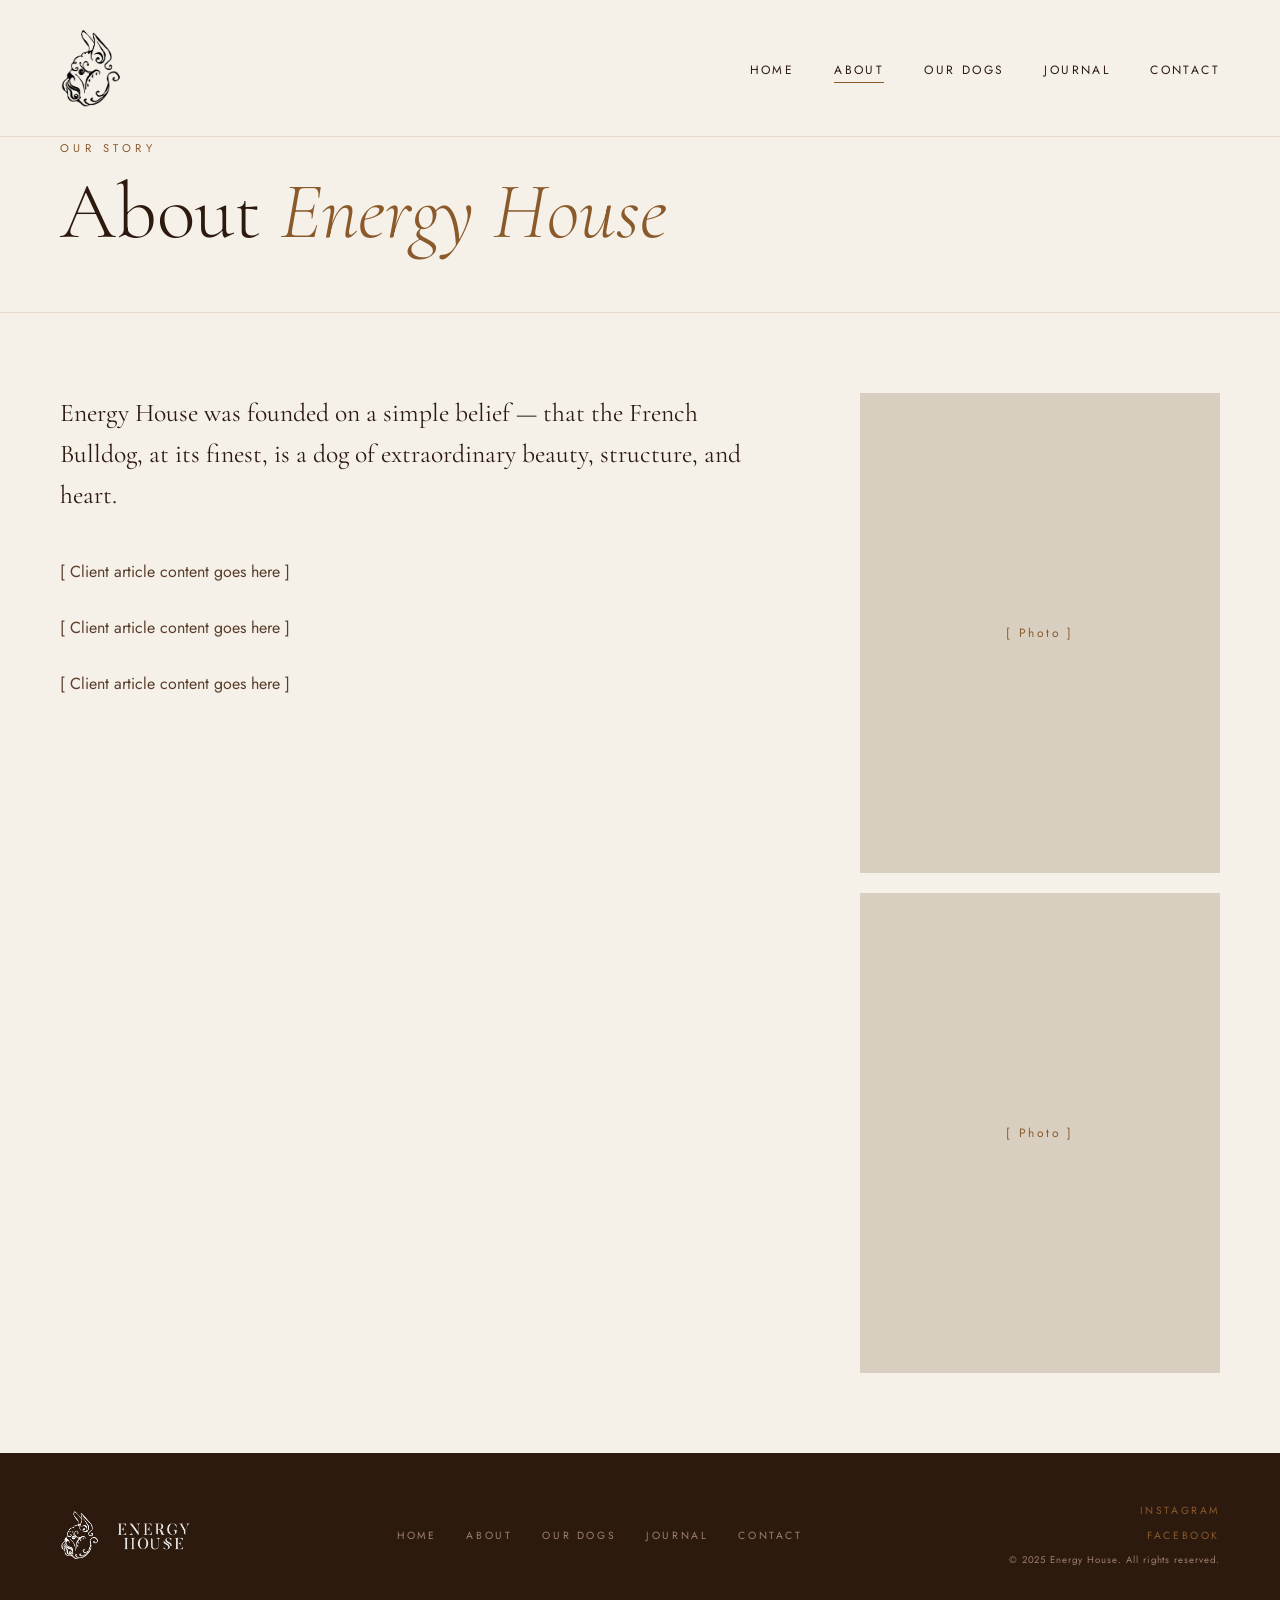
<file: about.html>
<!DOCTYPE html>
<html lang="en">
<head>
    <link href="https://fonts.googleapis.com/css2?family=Cormorant+Garamond:ital,wght@0,300;0,400;0,600;1,400&family=Jost:wght@200;300;400&display=swap" rel="stylesheet" />
    <meta charset="UTF-8" />
    <meta name="viewport" content="width=device-width, initial-scale=1.0" />
    <meta name="description" content="Learn about Energy House, a family-run French Bulldog breeding program with over 15 years of experience and 40+ champions produced." />
    <meta property="og:title"       content="About — Energy House" />
    <meta property="og:description" content="Learn about Energy House, a family-run French Bulldog breeding program with over 15 years of experience." />
    <meta property="og:type"        content="website" />
    <meta property="og:url"         content="https://energyhouse.rs/about.html" />
    <link rel="canonical" href="https://energyhouse.rs/about.html" />
    <link rel="icon"       href="images/logo-icon.png" type="image/png" />
    <link rel="stylesheet" href="css/style.css" />
    <title>About — Energy House</title>
</head>
<body>

    <!-- ── NAVIGATION ───────────────────────────────────────────────────── -->
    <nav>
        <img src="images/logo-icon.png" class="nav-logo" alt="Energy House" width="80" height="80" />
        <ul class="nav-links">
            <li><a href="index.html">Home</a></li>
            <li><a href="about.html">About</a></li>
            <li><a href="dogs.html">Our Dogs</a></li>
            <li><a href="journal.html">Journal</a></li>
            <li><a href="contact.html">Contact</a></li>
        </ul>
        <button class="nav-toggle" aria-label="Toggle navigation">
            <span></span>
            <span></span>
            <span></span>
        </button>
    </nav>

    <!-- ── PAGE HERO ─────────────────────────────────────────────────────── -->
    <section class="page-hero fade-in">
        <p class="hero-tag">Our Story</p>
        <h1>About <em>Energy House</em></h1>
    </section>

    <!-- ── ARTICLE ───────────────────────────────────────────────────────── -->
    <section class="about-full">
        <div class="about-article fade-in">
            <p class="article-intro">Energy House was founded on a simple belief — that the French Bulldog, at its finest, is a dog of extraordinary beauty, structure, and heart.</p>
            <p>[ Client article content goes here ]</p>
            <p>[ Client article content goes here ]</p>
            <p>[ Client article content goes here ]</p>
        </div>
        <div class="about-sidebar fade-in">
            <div class="sidebar-photo">[ Photo ]</div>
            <div class="sidebar-photo">[ Photo ]</div>
        </div>
    </section>

    <!-- ── FOOTER ────────────────────────────────────────────────────────── -->
    <footer>
        <div class="footer-logo">
            <img src="images/logo-icon.png" alt="Energy House" class="footer-icon" width="50" height="50" />
            <img src="images/logo-text.png" alt="Energy House" class="footer-title-img" width="200" height="35" />
        </div>
        <div class="footer-links">
            <a href="index.html">Home</a>
            <a href="about.html">About</a>
            <a href="dogs.html">Our Dogs</a>
            <a href="journal.html">Journal</a>
            <a href="contact.html">Contact</a>
        </div>
        <div class="footer-social">
            <a href="https://instagram.com/energyhouse26" target="_blank">Instagram</a>
            <a href="https://www.facebook.com/share/1GFuo3yJwV/" target="_blank">Facebook</a>
            <p>© 2025 Energy House. All rights reserved.</p>
        </div>
    </footer>

    <script src="js/main.js"></script>
</body>
</html>
</file>
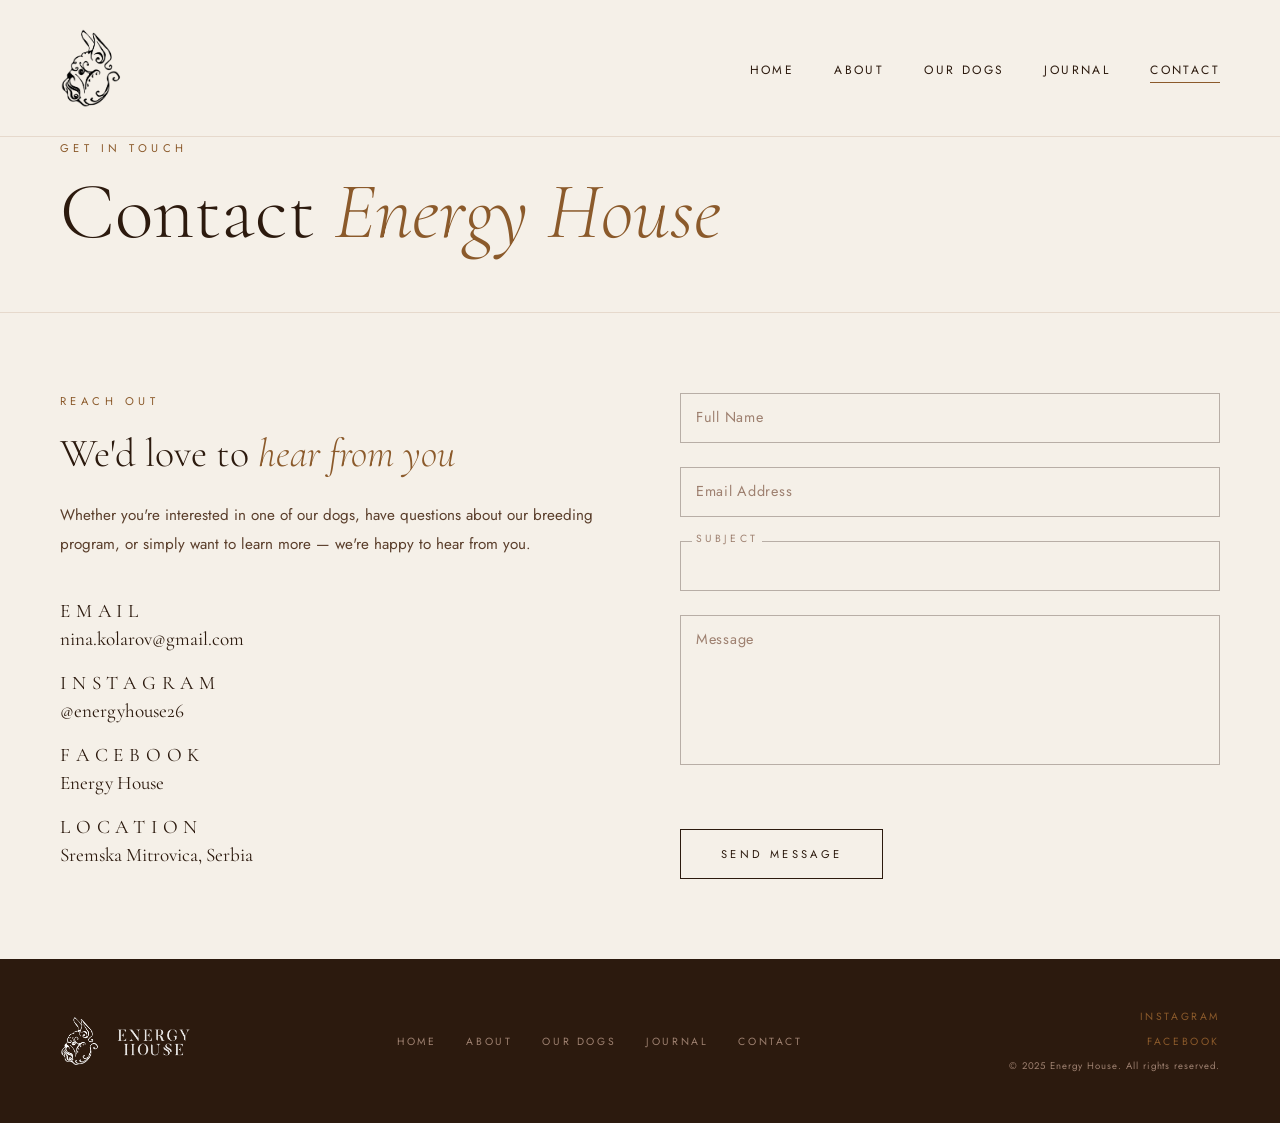
<file: contact.html>
<!DOCTYPE html>
<html lang="en">
<head>
    <link href="https://fonts.googleapis.com/css2?family=Cormorant+Garamond:ital,wght@0,300;0,400;0,600;1,400&family=Jost:wght@200;300;400&display=swap" rel="stylesheet" />
    <meta charset="UTF-8" />
    <meta name="viewport" content="width=device-width, initial-scale=1.0" />
    <meta name="description" content="Get in touch with Energy House French Bulldog kennel. Puppy inquiries, breeding questions, and general contact." />
    <meta property="og:title"       content="Contact — Energy House" />
    <meta property="og:description" content="Get in touch with Energy House French Bulldog kennel." />
    <meta property="og:type"        content="website" />
    <meta property="og:url"         content="https://energyhouse.rs/contact.html" />
    <link rel="canonical" href="https://energyhouse.rs/contact.html" />
    <link rel="icon"       href="images/logo-icon.png" type="image/png" />
    <link rel="stylesheet" href="css/style.css" />
    <title>Contact — Energy House</title>
</head>
<body>

    <!-- ── NAVIGATION ───────────────────────────────────────────────────── -->
    <nav>
        <img src="images/logo-icon.png" class="nav-logo" alt="Energy House" width="80" height="80" />
        <ul class="nav-links">
            <li><a href="index.html">Home</a></li>
            <li><a href="about.html">About</a></li>
            <li><a href="dogs.html">Our Dogs</a></li>
            <li><a href="journal.html">Journal</a></li>
            <li><a href="contact.html">Contact</a></li>
        </ul>
        <button class="nav-toggle" aria-label="Toggle navigation">
            <span></span>
            <span></span>
            <span></span>
        </button>
    </nav>

    <!-- ── PAGE HERO ─────────────────────────────────────────────────────── -->
    <section class="page-hero fade-in">
        <p class="hero-tag">Get In Touch</p>
        <h1>Contact <em>Energy House</em></h1>
    </section>

    <!-- ── CONTACT SECTION ───────────────────────────────────────────────── -->
    <section class="contact-section">

        <!-- Left: contact info -->
        <div class="contact-info fade-in">
            <p class="section-label">Reach Out</p>
            <h2>We'd love to <em>hear from you</em></h2>
            <p class="contact-body">Whether you're interested in one of our dogs, have questions about our breeding program, or simply want to learn more — we're happy to hear from you.</p>
            <div class="contact-details">
                <div class="contact-detail">
                    <span class="detail-label">Email</span>
                    <a href="mailto:nina.kolarov@gmail.com">nina.kolarov@gmail.com</a>
                </div>
                <div class="contact-detail">
                    <span class="detail-label">Instagram</span>
                    <a href="https://instagram.com/energyhouse26" target="_blank">@energyhouse26</a>
                </div>
                <div class="contact-detail">
                    <span class="detail-label">Facebook</span>
                    <a href="https://www.facebook.com/share/1GFuo3yJwV/" target="_blank">Energy House</a>
                </div>
                <div class="contact-detail">
                    <span class="detail-label">Location</span>
                    <span>Sremska Mitrovica, Serbia</span>
                </div>
            </div>
        </div>

        <!-- Right: contact form (async, powered by Formspree) -->
        <div class="fade-in" style="transition-delay: 0.2s;">
            <form class="contact-form" id="contact-form">
                <div class="form-group floating">
                    <input type="text" id="name" name="name" placeholder=" " />
                    <label for="name">Full Name</label>
                </div>
                <div class="form-group floating">
                    <input type="email" id="email" name="email" placeholder=" " />
                    <label for="email">Email Address</label>
                </div>
                <div class="form-group floating">
                    <!-- style="color: transparent" hides the placeholder option text
                         until the user selects a real value (JS removes it on change) -->
                    <select id="subject" name="subject" required style="color: transparent;">
                        <option value="" disabled selected>Select a topic</option>
                        <option>Puppy Inquiry</option>
                        <option>Adult Dog Inquiry</option>
                        <option>Breeding Inquiry</option>
                        <option>General Question</option>
                    </select>
                    <label for="subject">Subject</label>
                </div>
                <div class="form-group floating">
                    <textarea id="message" name="message" rows="6" placeholder=" "></textarea>
                    <label for="message">Message</label>
                </div>
                <button type="submit" class="btn fade-in">Send Message</button>
            </form>
            <div id="form-message" style="display: none; margin-top: 24px; font-family: 'Jost', sans-serif; font-size: 0.75rem; letter-spacing: 0.2em; text-transform: uppercase;"></div>
        </div>

    </section>

    <!-- ── FOOTER ────────────────────────────────────────────────────────── -->
    <footer>
        <div class="footer-logo">
            <img src="images/logo-icon.png" alt="Energy House" class="footer-icon" width="50" height="50" />
            <img src="images/logo-text.png" alt="Energy House" class="footer-title-img" width="200" height="35" />
        </div>
        <div class="footer-links">
            <a href="index.html">Home</a>
            <a href="about.html">About</a>
            <a href="dogs.html">Our Dogs</a>
            <a href="journal.html">Journal</a>
            <a href="contact.html">Contact</a>
        </div>
        <div class="footer-social">
            <a href="https://instagram.com/energyhouse26" target="_blank">Instagram</a>
            <a href="https://www.facebook.com/share/1GFuo3yJwV/" target="_blank">Facebook</a>
            <p>© 2025 Energy House. All rights reserved.</p>
        </div>
    </footer>


    <script src="js/main.js"></script>
    <script>
        // Restore the select's text colour and float its label once a value is picked.
        // The placeholder option uses color: transparent to hide it visually
        // while still satisfying the required attribute.
        document.getElementById('subject').addEventListener('change', function () {
            this.style.color = '';
            this.classList.add('has-value');
        });

        // Async form submission via Formspree — no page reload, clear feedback
        document.getElementById('contact-form').addEventListener('submit', async (e) => {
            e.preventDefault();

            const form = e.target;
            const btn  = form.querySelector('button[type="submit"]');
            const msg  = document.getElementById('form-message');

            btn.disabled    = true;
            btn.textContent = 'Sending...';

            try {
                const res = await fetch('https://formspree.io/f/xwvrnqry', {
                    method:  'POST',
                    headers: { Accept: 'application/json' },
                    body:    new FormData(form),
                });

                if (res.ok) {
                    form.reset();
                    msg.style.display = 'block';
                    msg.style.color   = 'var(--accent)';
                    msg.textContent   = "Message sent — we'll be in touch soon.";
                } else {
                    throw new Error();
                }
            } catch {
                msg.style.display = 'block';
                msg.style.color   = '#c0392b';
                msg.textContent   = 'Something went wrong — please try again or email us directly.';
            } finally {
                btn.disabled    = false;
                btn.textContent = 'Send Message';
            }
        });
    </script>
</body>
</html>
</file>
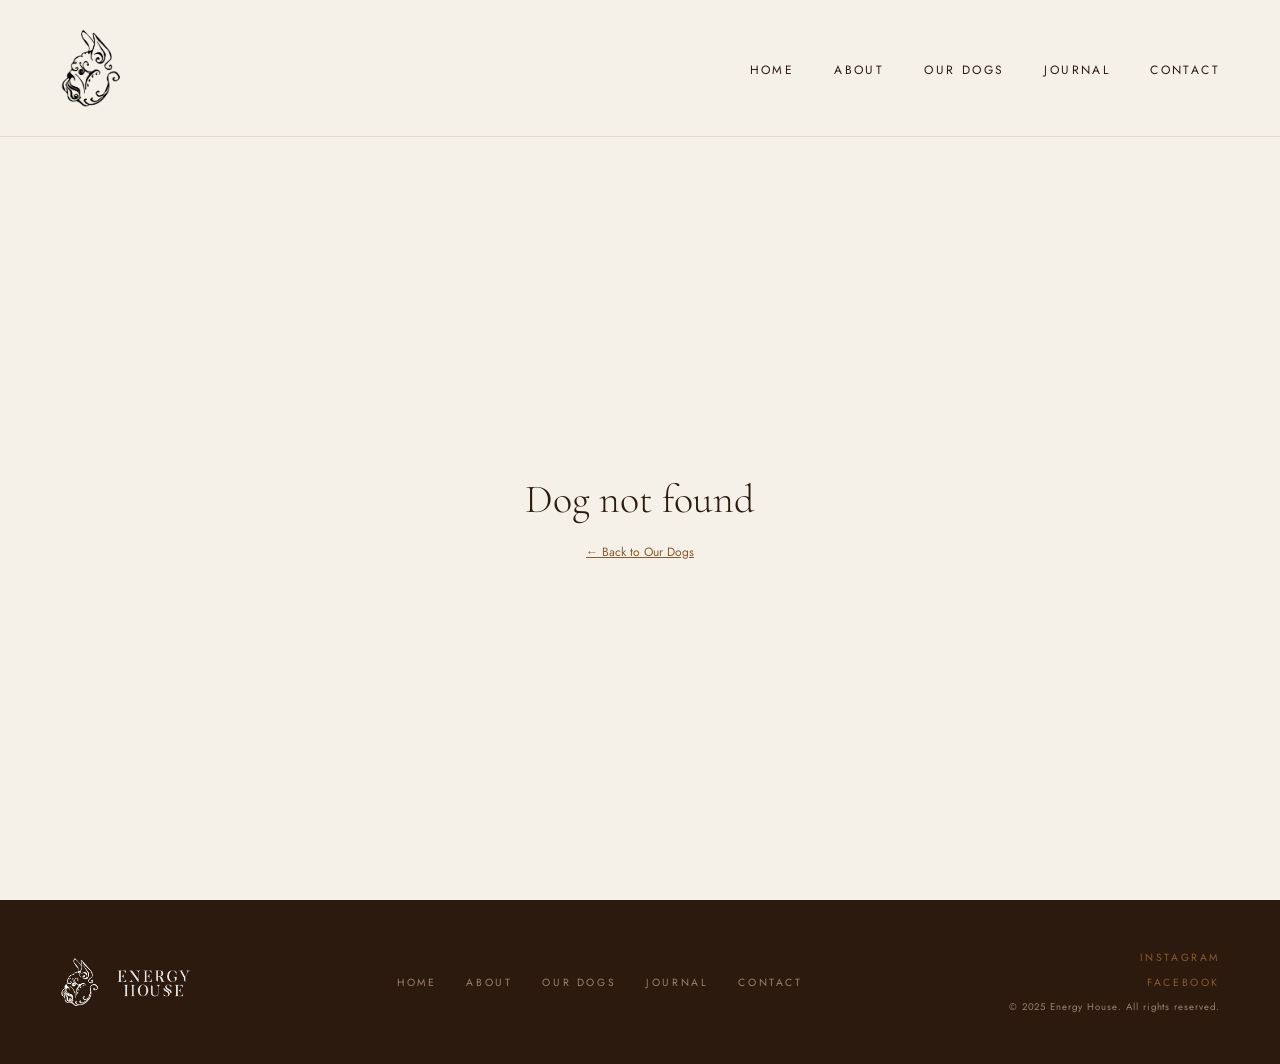
<file: dog.html>
<!DOCTYPE html>
<html lang="en">
<head>
    <link href="https://fonts.googleapis.com/css2?family=Cormorant+Garamond:ital,wght@0,300;0,400;0,600;1,400&family=Jost:wght@200;300;400&display=swap" rel="stylesheet" />
    <meta charset="UTF-8" />
    <meta name="viewport" content="width=device-width, initial-scale=1.0" />
    <meta name="description" content="French Bulldog profile — Energy House kennel, Sremska Mitrovica, Serbia." />
    <meta property="og:title"       content="Energy House — French Bulldog Kennel" />
    <meta property="og:description" content="French Bulldog profile — Energy House kennel, Sremska Mitrovica, Serbia." />
    <meta property="og:type"        content="website" />
    <meta property="og:url"         content="https://energyhouse.rs/dog.html" />
    <link rel="canonical" href="https://energyhouse.rs/dog.html" />
    <link rel="icon"       href="images/logo-icon.png" type="image/png" />
    <link rel="stylesheet" href="css/style.css" />
    <title>Dog Profile — Energy House</title>
</head>
<body>

    <!-- ── NAVIGATION ───────────────────────────────────────────────────── -->
    <nav>
        <img src="images/logo-icon.png" class="nav-logo" alt="Energy House" width="80" height="80" />
        <ul class="nav-links">
            <li><a href="index.html">Home</a></li>
            <li><a href="about.html">About</a></li>
            <li><a href="dogs.html">Our Dogs</a></li>
            <li><a href="journal.html">Journal</a></li>
            <li><a href="contact.html">Contact</a></li>
        </ul>
        <button class="nav-toggle" aria-label="Toggle navigation">
            <span></span>
            <span></span>
            <span></span>
        </button>
    </nav>

    <!-- ── PAGE CONTENT ──────────────────────────────────────────────────── -->
    <!-- Replaced by the script below once the dog data is fetched.
         Shows a spinner in the meantime. -->
    <div id="page-content">
        <div class="dog-profile-hero">
            <div class="dog-not-found" style="grid-column: 1 / -1;">
                <div class="spinner"></div>
                <p style="font-family: 'Jost', sans-serif; font-size: 0.7rem; letter-spacing: 0.2em; color: var(--accent); text-transform: uppercase;">Loading...</p>
            </div>
        </div>
    </div>

    <!-- ── FOOTER ────────────────────────────────────────────────────────── -->
    <footer>
        <div class="footer-logo">
            <img src="images/logo-icon.png" alt="Energy House" class="footer-icon" width="50" height="50" />
            <img src="images/logo-text.png" alt="Energy House" class="footer-title-img" width="200" height="35" />
        </div>
        <div class="footer-links">
            <a href="index.html">Home</a>
            <a href="about.html">About</a>
            <a href="dogs.html">Our Dogs</a>
            <a href="journal.html">Journal</a>
            <a href="contact.html">Contact</a>
        </div>
        <div class="footer-social">
            <a href="https://instagram.com/energyhouse26" target="_blank">Instagram</a>
            <a href="https://www.facebook.com/share/1GFuo3yJwV/" target="_blank">Facebook</a>
            <p>© 2025 Energy House. All rights reserved.</p>
        </div>
    </footer>


    <!-- ── DOG PROFILE SCRIPT ────────────────────────────────────────────── -->
    <script type="module">
        const PROJECT = 'energy-house-60783';
        const BASE    = `https://firestore.googleapis.com/v1/projects/${PROJECT}/databases/(default)/documents`;

        // ── Helpers ───────────────────────────────────────────────────────────

        // Splits "Paint it Black of Energy House" into two parts so the
        // suffix can be styled in italic/accent inside the heading.
        function formatName(fullName) {
            const suffixes = [' of Energy House', ' for Energy House', ' at Energy House'];
            for (const suffix of suffixes) {
                if (fullName?.endsWith(suffix)) {
                    return { main: fullName.slice(0, -suffix.length), suffix: suffix.trim() };
                }
            }
            return { main: fullName || '—', suffix: '' };
        }

        // Returns one meta grid item (label + value).
        function metaItem(label, value) {
            return `
                <div class="dog-meta-item">
                    <span class="dog-meta-label">${label}</span>
                    <span class="dog-meta-value">${value || '—'}</span>
                </div>`;
        }

        // Returns one pedigree box, wrapped in an <a> tag if the dog has a
        // public profile (show === true), otherwise plain HTML.
        function pedBox(dog, dogId, cssClass, role) {
            const name = dog?.name || '—';
            const side = dog ? (dog.sex === 'M' ? 'sire' : 'dam') : 'unknown';
            const box  = `
                <div class="ped-box ${cssClass} ${side}">
                    <span class="ped-box-name">${name}</span>
                    <span class="ped-box-role">${role}</span>
                </div>`;
            return dog?.show && dogId
                ? `<a href="dog.html?id=${dogId}" class="ped-box-link">${box}</a>`
                : box;
        }

        // Builds the full 3-generation pedigree tree HTML.
        // dogs is a map of { id: dogObject } built up incrementally as
        // ancestor fetches complete.
        function buildTree(dog, dogs) {
            const sireId = dog.sire ? String(dog.sire) : null;
            const damId  = dog.dam  ? String(dog.dam)  : null;
            const sire   = sireId ? dogs[sireId] : null;
            const dam    = damId  ? dogs[damId]  : null;

            const g2ssId = sire?.sire ? String(sire.sire) : null;
            const g2sdId = sire?.dam  ? String(sire.dam)  : null;
            const g2dsId = dam?.sire  ? String(dam.sire)  : null;
            const g2ddId = dam?.dam   ? String(dam.dam)   : null;
            const g2ss   = g2ssId ? dogs[g2ssId] : null;
            const g2sd   = g2sdId ? dogs[g2sdId] : null;
            const g2ds   = g2dsId ? dogs[g2dsId] : null;
            const g2dd   = g2ddId ? dogs[g2ddId] : null;

            return `
                <div class="pedigree-tree">
                    ${pedBox(sire,  sireId,  'ped-g1-sire', 'Sire')}
                    ${pedBox(dam,   damId,   'ped-g1-dam',  'Dam')}
                    ${pedBox(g2ss,  g2ssId,  'ped-g2-ss',   'Paternal Grandsire')}
                    ${pedBox(g2sd,  g2sdId,  'ped-g2-sd',   'Paternal Granddam')}
                    ${pedBox(g2ds,  g2dsId,  'ped-g2-ds',   'Maternal Grandsire')}
                    ${pedBox(g2dd,  g2ddId,  'ped-g2-dd',   'Maternal Granddam')}
                    ${pedBox(g2ss?.sire ? dogs[String(g2ss.sire)] : null, g2ss?.sire ? String(g2ss.sire) : null, 'ped-g3-sss', 'GG-Grandsire')}
                    ${pedBox(g2ss?.dam  ? dogs[String(g2ss.dam)]  : null, g2ss?.dam  ? String(g2ss.dam)  : null, 'ped-g3-ssd', 'GG-Granddam')}
                    ${pedBox(g2sd?.sire ? dogs[String(g2sd.sire)] : null, g2sd?.sire ? String(g2sd.sire) : null, 'ped-g3-sds', 'GG-Grandsire')}
                    ${pedBox(g2sd?.dam  ? dogs[String(g2sd.dam)]  : null, g2sd?.dam  ? String(g2sd.dam)  : null, 'ped-g3-sdd', 'GG-Granddam')}
                    ${pedBox(g2ds?.sire ? dogs[String(g2ds.sire)] : null, g2ds?.sire ? String(g2ds.sire) : null, 'ped-g3-dss', 'GG-Grandsire')}
                    ${pedBox(g2ds?.dam  ? dogs[String(g2ds.dam)]  : null, g2ds?.dam  ? String(g2ds.dam)  : null, 'ped-g3-dsd', 'GG-Granddam')}
                    ${pedBox(g2dd?.sire ? dogs[String(g2dd.sire)] : null, g2dd?.sire ? String(g2dd.sire) : null, 'ped-g3-dds', 'GG-Grandsire')}
                    ${pedBox(g2dd?.dam  ? dogs[String(g2dd.dam)]  : null, g2dd?.dam  ? String(g2dd.dam)  : null, 'ped-g3-ddd', 'GG-Granddam')}
                </div>`;
        }

        // ── REST helpers ──────────────────────────────────────────────────────

        // Converts Firestore's typed field format into a plain JS object.
        function parseDoc(firestoreDoc) {
            const fields = firestoreDoc.fields || {};
            const out = {};
            for (const [k, v] of Object.entries(fields)) {
                if      (v.stringValue  !== undefined) out[k] = v.stringValue;
                else if (v.integerValue !== undefined) out[k] = Number(v.integerValue);
                else if (v.doubleValue  !== undefined) out[k] = v.doubleValue;
                else if (v.booleanValue !== undefined) out[k] = v.booleanValue;
                else if (v.nullValue    !== undefined) out[k] = null;
                else out[k] = null;
            }
            return out;
        }

        async function fetchDog(id) {
            try {
                const res = await fetch(`${BASE}/dogs/${id}`);
                if (!res.ok) return null;
                return parseDoc(await res.json());
            } catch {
                return null;
            }
        }

        // ── Render ────────────────────────────────────────────────────────────

        // Injects the full dog profile into #page-content.
        // dogs is the accumulator map built up as ancestor fetches complete.
        function renderPage(dog, dogs) {
            const { main, suffix } = formatName(dog.name);
            const photoHtml = dog.photo
                ? `<img src="${dog.photo}" alt="${dog.name}" />`
                : '[ Photo ]';

            document.getElementById('page-content').innerHTML = `
                <div class="dog-profile-hero">
                    <div class="dog-profile-photo">${photoHtml}</div>
                    <div class="dog-profile-info">
                        <a href="dogs.html" class="back-link">Our Dogs</a>
                        <p class="dog-profile-sex">${dog.sex === 'M' ? 'Male' : 'Female'}</p>
                        <h1 class="dog-profile-name">
                            ${main}${suffix ? `<br /><em>${suffix}</em>` : ''}
                        </h1>
                        <div class="dog-meta-grid">
                            ${metaItem('Date of Birth', dog.dob)}
                            ${metaItem('Color',         dog.color)}
                            ${metaItem('Titles',        dog.titles)}
                            ${metaItem('Registration',  dog.reg)}
                        </div>
                        ${dog.bio ? `<p class="dog-bio">${dog.bio}</p>` : ''}
                        <div class="pedigree-section">
                            <p class="pedigree-heading">Pedigree</p>
                            ${buildTree(dog, dogs)}
                        </div>
                        <a href="contact.html" class="btn fade-in">Enquire About This Dog</a>
                    </div>
                </div>`;
        }

        function notFound() {
            return `
                <div class="dog-profile-hero">
                    <div class="dog-not-found">
                        <h2>Dog not found</h2>
                        <p><a href="dogs.html" style="color: var(--accent); font-family: 'Jost', sans-serif; font-size: 0.75rem;">← Back to Our Dogs</a></p>
                    </div>
                </div>`;
        }

        // ── Main ──────────────────────────────────────────────────────────────
        async function render() {
            const params  = new URLSearchParams(window.location.search);
            const id      = params.get('id');
            const content = document.getElementById('page-content');

            if (!id) { content.innerHTML = notFound(); return; }

            const dog = await fetchDog(id);
            if (!dog) { content.innerHTML = notFound(); return; }

            // Update page title and meta tags with the dog's actual data
            const { main } = formatName(dog.name);
            document.title = `${main} — Energy House`;
            document.querySelector('meta[property="og:title"]')      .setAttribute('content', `${main} — Energy House`);
            document.querySelector('meta[property="og:description"]') .setAttribute('content', `${dog.sex === 'M' ? 'Male' : 'Female'} French Bulldog${dog.titles ? ', ' + dog.titles : ''}. Energy House kennel, Sremska Mitrovica, Serbia.`);
            document.querySelector('link[rel="canonical"]')           .setAttribute('href',    `https://energyhouse.rs/dog.html?id=${id}`);

            // Build an accumulator map — we'll add ancestors to it as they load
            const dogs = { [String(id)]: dog };

            // Gen 1 — fetch sire and dam before rendering so they appear immediately
            const g1ids = [dog.sire, dog.dam].filter(Boolean).map(String);
            const g1    = await Promise.all(g1ids.map(fetchDog));
            g1ids.forEach((aid, i) => { if (g1[i]) dogs[aid] = g1[i]; });

            // Render the full page — dog info + gen 1 is ready
            renderPage(dog, dogs);

            // Gen 2 + 3 load in the background, then patch only the pedigree tree
            (async () => {
                const g2ids = [...new Set(g1.flatMap(d => d ? [d.sire, d.dam].filter(Boolean).map(String) : []))];
                const g2    = await Promise.all(g2ids.map(fetchDog));
                g2ids.forEach((aid, i) => { if (g2[i]) dogs[aid] = g2[i]; });

                const g3ids = [...new Set(g2.flatMap(d => d ? [d.sire, d.dam].filter(Boolean).map(String) : []))];
                const g3    = await Promise.all(g3ids.map(fetchDog));
                g3ids.forEach((aid, i) => { if (g3[i]) dogs[aid] = g3[i]; });

                // Patch just the tree element — no full page re-render needed
                const treeEl = document.querySelector('.pedigree-tree');
                if (treeEl) treeEl.outerHTML = buildTree(dog, dogs);
            })();
        }

        render();
    </script>

    <script src="js/main.js"></script>
</body>
</html>
</file>
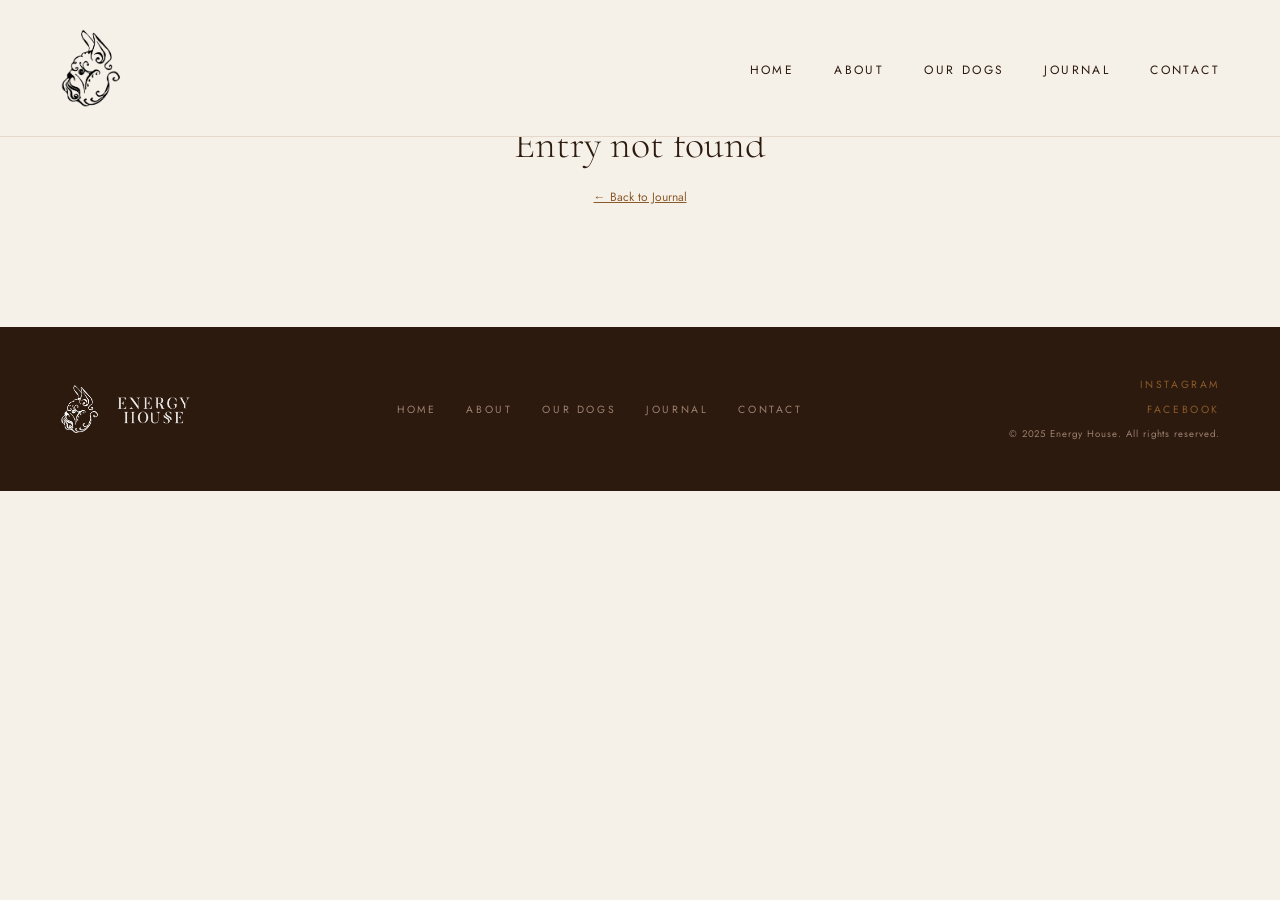
<file: entry.html>
<!DOCTYPE html>
<html lang="en">
<head>
    <link href="https://fonts.googleapis.com/css2?family=Cormorant+Garamond:ital,wght@0,300;0,400;0,600;1,400&family=Jost:wght@200;300;400&display=swap" rel="stylesheet" />
    <meta charset="UTF-8" />
    <meta name="viewport" content="width=device-width, initial-scale=1.0" />
    <meta name="description"        content="Journal entry — Energy House French Bulldog kennel." />
    <meta property="og:title"       content="Journal — Energy House" />
    <meta property="og:description" content="Journal entry — Energy House French Bulldog kennel." />
    <meta property="og:type"        content="article" />
    <meta property="og:url"         content="https://energyhouse.rs/entry.html" />
    <link rel="canonical" href="https://energyhouse.rs/entry.html" />
    <link rel="icon"       href="images/logo-icon.png" type="image/png" />
    <link rel="stylesheet" href="css/style.css" />
    <title>Journal — Energy House</title>
</head>
<body>

    <!-- ── NAVIGATION ───────────────────────────────────────────────────── -->
    <nav>
        <img src="images/logo-icon.png" class="nav-logo" alt="Energy House" width="80" height="80" />
        <ul class="nav-links">
            <li><a href="index.html">Home</a></li>
            <li><a href="about.html">About</a></li>
            <li><a href="dogs.html">Our Dogs</a></li>
            <li><a href="journal.html">Journal</a></li>
            <li><a href="contact.html">Contact</a></li>
        </ul>
        <button class="nav-toggle" aria-label="Toggle navigation">
            <span></span>
            <span></span>
            <span></span>
        </button>
    </nav>

    <!-- ── PAGE CONTENT ──────────────────────────────────────────────────── -->
    <!-- Replaced by the script below once the entry is fetched.
         Shows a spinner in the meantime. -->
    <div id="page-content">
        <div class="entry-loading">
            <div class="spinner"></div>
        </div>
    </div>

    <!-- ── FOOTER ────────────────────────────────────────────────────────── -->
    <footer>
        <div class="footer-logo">
            <img src="images/logo-icon.png" alt="Energy House" class="footer-icon" width="50" height="50" />
            <img src="images/logo-text.png" alt="Energy House" class="footer-title-img" width="200" height="35" />
        </div>
        <div class="footer-links">
            <a href="index.html">Home</a>
            <a href="about.html">About</a>
            <a href="dogs.html">Our Dogs</a>
            <a href="journal.html">Journal</a>
            <a href="contact.html">Contact</a>
        </div>
        <div class="footer-social">
            <a href="https://instagram.com/energyhouse26" target="_blank">Instagram</a>
            <a href="https://www.facebook.com/share/1GFuo3yJwV/" target="_blank">Facebook</a>
            <p>© 2025 Energy House. All rights reserved.</p>
        </div>
    </footer>


    <!-- ── ENTRY SCRIPT ──────────────────────────────────────────────────── -->
    <script type="module">
        const PROJECT = 'energy-house-60783';
        const BASE    = `https://firestore.googleapis.com/v1/projects/${PROJECT}/databases/(default)/documents`;

        // Converts Firestore's typed field format into a plain JS object.
        function parseDoc(doc) {
            const fields = doc.fields || {};
            const out = {};
            for (const [k, v] of Object.entries(fields)) {
                if      (v.stringValue  !== undefined) out[k] = v.stringValue;
                else if (v.integerValue !== undefined) out[k] = Number(v.integerValue);
                else if (v.booleanValue !== undefined) out[k] = v.booleanValue;
                else out[k] = null;
            }
            return out;
        }

        // Converts plain text into paragraphs by splitting on blank lines.
        // Within a paragraph, single newlines become <br> tags.
        function textToHtml(text) {
            if (!text) return '';
            return text
                .split(/\n\s*\n/)
                .map(p => `<p>${p.trim().replace(/\n/g, '<br>')}</p>`)
                .join('');
        }

        async function render() {
            const content = document.getElementById('page-content');
            const params  = new URLSearchParams(window.location.search);
            const id      = params.get('id');

            if (!id) { content.innerHTML = notFound(); return; }

            try {
                const res = await fetch(`${BASE}/articles/${id}`);
                if (!res.ok) { content.innerHTML = notFound(); return; }

                const a = parseDoc(await res.json());

                // Update meta tags with the entry's actual data
                document.title = `${a.title} — Energy House`;
                document.querySelector('meta[property="og:title"]')      .setAttribute('content', `${a.title} — Energy House`);
                document.querySelector('meta[property="og:description"]') .setAttribute('content', a.intro || '');
                document.querySelector('link[rel="canonical"]')           .setAttribute('href',    `https://energyhouse.rs/entry.html?id=${id}`);

                content.innerHTML = `
                    <article class="entry-article">
                        ${a.photo ? `<div class="entry-cover"><img src="${a.photo}" alt="${a.title}" /></div>` : ''}
                        <div class="entry-body">
                            <a href="journal.html" class="back-link">Journal</a>
                            <p class="entry-date">${a.date || ''}</p>
                            <h1 class="entry-title">${a.title || 'Untitled'}</h1>
                            <div class="entry-text">${textToHtml(a.body)}</div>
                        </div>
                    </article>`;

            } catch (err) {
                content.innerHTML = notFound();
                console.error(err);
            }
        }

        function notFound() {
            return `
                <div class="dog-not-found">
                    <h2>Entry not found</h2>
                    <p><a href="journal.html" style="color: var(--accent); font-family: 'Jost', sans-serif; font-size: 0.75rem;">← Back to Journal</a></p>
                </div>`;
        }

        render();
    </script>

    <script src="js/main.js"></script>
</body>
</html>
</file>
<file: css/style.css>
/* =============================================================================
   DESIGN TOKENS
============================================================================= */

:root {
    --cream:    #f5f0e8;
    --warm:     #eee8dc;
    --photo-bg: #d9cfc0;
    --accent:   #8b5a2b;
    --dark:     #2c1a0e;

    --body-text:   #5a3e2b;
    --subtle-text: #9e8070;

    --accent-15: rgba(139, 90, 43, 0.15);
    --dark-30:   rgba(44, 26, 14, 0.3);
}


/* =============================================================================
   RESET & BASE
============================================================================= */

* {
    margin: 0;
    padding: 0;
    box-sizing: border-box;
}

html {
    scroll-behavior: smooth;
}

body {
    background-color: var(--cream);
    color: var(--dark);
    font-family: 'Jost', sans-serif;
}


/* =============================================================================
   NAVIGATION
============================================================================= */

nav {
    display: flex;
    justify-content: space-between;
    align-items: center;
    padding: 28px 60px;
    position: fixed;
    top: 0;
    left: 0;
    right: 0;
    z-index: 200;
    background: var(--cream);
    border-bottom: 1px solid var(--accent-15);
}

.nav-logo {
    height: 80px;
    width: auto;
}

.nav-links {
    display: flex;
    gap: 40px;
    list-style: none;
}

.nav-links li a {
    color: var(--dark);
    text-decoration: none;
    font-size: 0.75rem;
    letter-spacing: 0.2em;
    text-transform: uppercase;
    position: relative;
    padding-bottom: 4px;
}

.nav-links li a::after {
    content: '';
    position: absolute;
    left: 0;
    bottom: 0;
    width: 0%;
    height: 1px;
    background-color: var(--accent);
    transition: width 0.3s ease;
}

.nav-links li a.active::after,
.nav-links li a:hover::after {
    width: 100%;
}

nav.scrolled {
    box-shadow: 0 2px 30px rgba(44, 26, 14, 0.1);
}


/* =============================================================================
   ANIMATIONS
============================================================================= */

@keyframes heroLoad {
    from {
        opacity: 0;
        transform: translateY(20px);
    }
    to {
        opacity: 1;
        transform: translateY(0);
    }
}

@keyframes spin {
    to { transform: rotate(360deg); }
}

.fade-in {
    opacity: 0;
    transform: translateY(60px);
    transition: opacity 1s ease, transform 1s ease;
}

.fade-in.visible {
    opacity: 1;
    transform: translateY(0);
}

@media (prefers-reduced-motion: reduce) {
    .fade-in {
        opacity: 1;
        transform: none;
        transition: none;
    }
}


/* =============================================================================
   LOADING SPINNER
============================================================================= */

.spinner {
    width: 32px;
    height: 32px;
    border: 1px solid var(--accent-15);
    border-top-color: var(--accent);
    border-radius: 50%;
    animation: spin 0.8s linear infinite;
    margin: 0 auto 20px;
}


/* =============================================================================
   HERO SECTION  (homepage)
============================================================================= */

.hero {
    height: 100vh;
    display: flex;
    flex-direction: column;
    justify-content: center;
    padding: 0 60px;
}

.hero-tag {
    font-family: 'Jost', sans-serif;
    font-size: 0.7rem;
    color: var(--accent);
    letter-spacing: 0.4em;
    text-transform: uppercase;
    margin-bottom: 16px;
    opacity: 0;
    animation: heroLoad 1s ease 0s forwards;
}

.hero-title-img {
    width: min(800px, 85vw);
    height: auto;
    mix-blend-mode: multiply;
    opacity: 0;
    transform: translateY(30px);
    animation: heroLoad 1.5s ease 0.3s forwards;
}

.hero-sub {
    font-size: 0.85rem;
    color: var(--subtle-text);
    letter-spacing: 0.3em;
    text-transform: uppercase;
    margin-top: 16px;
    opacity: 0;
    animation: heroLoad 1s ease 0.8s forwards;
}

.btn-hero {
    opacity: 0;
    animation: heroLoad 1s ease 1.1s forwards;
}


/* =============================================================================
   BUTTONS
============================================================================= */

.btn {
    display: inline-block;
    align-self: flex-start;
    margin-top: 40px;
    padding: 16px 40px;
    border: 1px solid var(--dark);
    color: var(--dark);
    text-decoration: none;
    font-family: 'Jost', sans-serif;
    font-size: 0.7rem;
    letter-spacing: 0.3em;
    text-transform: uppercase;
    transition: background 0.3s, color 0.3s;
}

.btn:hover {
    background-color: var(--dark);
    color: var(--cream);
}

button.btn {
    background: transparent;
    cursor: pointer;
    width: fit-content;
    -webkit-appearance: none;
    appearance: none;
}

.btn-light {
    border-color: var(--accent);
    color: var(--accent);
}

.btn-light:hover {
    background: var(--accent);
    color: var(--cream);
}


/* =============================================================================
   STATS BAR
============================================================================= */

.stats-bar {
    display: flex;
    justify-content: space-around;
    align-items: center;
    padding: 50px 60px;
    border-top: 1px solid var(--accent-15);
    border-bottom: 1px solid var(--accent-15);
    background: var(--cream);
}

.stat {
    display: flex;
    flex-direction: column;
    align-items: center;
    gap: 8px;
}

.stat-num {
    font-family: 'Cormorant Garamond', serif;
    font-size: 3rem;
    font-weight: 300;
    color: var(--dark);
    line-height: 1;
}

.stat-label {
    font-family: 'Jost', sans-serif;
    font-size: 0.65rem;
    letter-spacing: 0.3em;
    text-transform: uppercase;
    color: var(--accent);
}


/* =============================================================================
   FEATURED DOGS  (homepage grid)
============================================================================= */

.featured-dogs {
    padding: 120px 60px;
    background: var(--cream);
}

.section-header {
    text-align: center;
    margin-bottom: 70px;
}

.section-header h2 {
    font-family: 'Cormorant Garamond', serif;
    font-size: 3rem;
    font-weight: 300;
    color: var(--dark);
    margin-top: 12px;
    margin-bottom: 16px;
}

.section-header h2 em {
    font-style: italic;
    color: var(--accent);
}

.dogs-grid {
    display: grid;
    grid-template-columns: repeat(auto-fit, minmax(280px, 1fr));
    gap: 40px;
    margin-bottom: 60px;
}

/* "of Energy House" suffix styling on homepage cards */
.dog-info h3 em {
    font-style: italic;
    color: var(--accent);
    font-size: inherit;
}

/* Loading placeholder while Firestore fetch is in flight */
.dogs-grid-loading {
    grid-column: 1 / -1;
    text-align: center;
    font-family: 'Jost', sans-serif;
    font-size: 0.7rem;
    letter-spacing: 0.3em;
    text-transform: uppercase;
    color: var(--accent);
    padding: 60px 0;
}


/* =============================================================================
   DOG CARD  (shared between homepage and dogs page)
============================================================================= */

.dog-card {
    display: flex;
    flex-direction: column;
    cursor: pointer;
}

.dog-photo {
    aspect-ratio: 3/4;
    background: var(--photo-bg);
    display: flex;
    align-items: center;
    justify-content: center;
    font-size: 0.75rem;
    color: var(--accent);
    letter-spacing: 0.2em;
    margin-bottom: 20px;
    overflow: hidden;
    transition: transform 0.6s ease;
}

.dog-card:hover .dog-photo {
    transform: scale(1.03);
}

.dog-info {
    padding: 0 4px;
}

.dog-titles {
    font-family: 'Jost', sans-serif;
    font-size: 0.65rem;
    letter-spacing: 0.3em;
    text-transform: uppercase;
    color: var(--accent);
    margin-bottom: 8px;
}

.dog-info h3 {
    font-family: 'Cormorant Garamond', serif;
    font-size: 1.8rem;
    font-weight: 300;
    color: var(--dark);
    margin-bottom: 6px;
}

.dog-detail {
    font-family: 'Jost', sans-serif;
    font-size: 0.7rem;
    color: var(--accent);
    letter-spacing: 0.1em;
}

/* Transparent link wrapper used on both grids */
a.dog-card-link {
    text-decoration: none;
    color: inherit;
    display: block;
}

.centered {
    display: flex;
    justify-content: center;
}


/* =============================================================================
   ABOUT SECTION  (homepage)
============================================================================= */

.about {
    display: grid;
    grid-template-columns: 1fr 1fr;
    gap: 80px;
    align-items: center;
    padding: 120px 60px;
    background: var(--warm);
}

.section-label {
    font-family: 'Jost', sans-serif;
    font-size: 0.7rem;
    color: var(--accent);
    letter-spacing: 0.4em;
    text-transform: uppercase;
    margin-bottom: 20px;
}

.about h2 {
    font-family: 'Cormorant Garamond', serif;
    font-size: 3rem;
    color: var(--dark);
    line-height: 1.2;
    margin-bottom: 28px;
    font-weight: 300;
}

.about h2 em {
    font-style: italic;
    color: var(--accent);
}

.about-body {
    font-size: 0.95rem;
    color: var(--body-text);
    line-height: 1.9;
    margin-bottom: 16px;
}

.about-image {
    background: var(--photo-bg);
    aspect-ratio: 3/4;
    display: flex;
    align-items: center;
    justify-content: center;
    font-size: 0.8rem;
    color: var(--accent);
    letter-spacing: 0.2em;
}


/* =============================================================================
   INSTAGRAM STRIP
============================================================================= */

.instagram-strip {
    display: flex;
    flex-direction: column;
    align-items: center;
    gap: 16px;
    padding: 80px 60px;
    background: var(--warm);
    text-align: center;
}

.instagram-label {
    font-family: 'Jost', sans-serif;
    font-size: 0.7rem;
    letter-spacing: 0.4em;
    text-transform: uppercase;
    color: var(--accent);
}

.instagram-handle {
    font-family: 'Cormorant Garamond', serif;
    font-size: 2.5rem;
    font-weight: 300;
    color: var(--dark);
    text-decoration: none;
    transition: color 0.3s;
}

.instagram-handle:hover {
    color: var(--accent);
}


/* =============================================================================
   FOOTER
============================================================================= */

footer {
    display: flex;
    justify-content: space-between;
    align-items: center;
    padding: 50px 60px;
    background: var(--dark);
    color: var(--cream);
    flex-wrap: nowrap;
    gap: 40px;
}

.footer-logo {
    display: flex;
    align-items: center;
    gap: 14px;
}

.footer-icon {
    height: 50px;
    width: auto;
    filter: invert(1);
}

.footer-title-img {
    height: 35px;
    width: auto;
    filter: invert(1);
    opacity: 0.9;
}

.footer-links {
    display: flex;
    gap: 30px;
}

.footer-links a {
    font-family: 'Jost', sans-serif;
    font-size: 0.65rem;
    letter-spacing: 0.25em;
    text-transform: uppercase;
    color: var(--subtle-text);
    text-decoration: none;
    transition: color 0.3s;
}

.footer-links a:hover {
    color: var(--cream);
}

.footer-social {
    display: flex;
    flex-direction: column;
    align-items: flex-end;
    gap: 10px;
}

.footer-social a {
    font-family: 'Jost', sans-serif;
    font-size: 0.65rem;
    letter-spacing: 0.25em;
    text-transform: uppercase;
    color: var(--accent);
    text-decoration: none;
    transition: color 0.3s;
}

.footer-social a:hover {
    color: var(--cream);
}

.footer-social p {
    font-size: 0.6rem;
    color: var(--subtle-text);
    letter-spacing: 0.1em;
}


/* =============================================================================
   PAGE HERO  (inner pages — about, dogs, contact, journal)
============================================================================= */

.page-hero {
    padding: 140px 60px 60px;
    border-bottom: 1px solid var(--accent-15);
}

.page-hero h1 {
    font-family: 'Cormorant Garamond', serif;
    font-size: 5rem;
    font-weight: 300;
    color: var(--dark);
    line-height: 1;
    margin-top: 16px;
}

.page-hero h1 em {
    font-style: italic;
    color: var(--accent);
}


/* =============================================================================
   ABOUT PAGE
============================================================================= */

.about-full {
    display: grid;
    grid-template-columns: 2fr 1fr;
    gap: 80px;
    padding: 80px 60px;
    max-width: 1400px;
    margin: 0 auto;
}

.about-article p {
    font-family: 'Jost', sans-serif;
    font-size: 1rem;
    line-height: 2;
    color: var(--body-text);
    margin-bottom: 24px;
}

.about-article .article-intro {
    font-family: 'Cormorant Garamond', serif;
    font-size: 1.6rem;
    line-height: 1.6;
    color: var(--dark);
    margin-bottom: 40px;
}

.about-sidebar {
    display: flex;
    flex-direction: column;
    gap: 20px;
}

.sidebar-photo {
    background: var(--photo-bg);
    aspect-ratio: 3/4;
    display: flex;
    align-items: center;
    justify-content: center;
    font-size: 0.75rem;
    color: var(--accent);
    letter-spacing: 0.2em;
    overflow: hidden;
    transition: transform 0.6s ease;
}

.sidebar-photo:hover {
    transform: scale(1.03);
}


/* =============================================================================
   CONTACT PAGE
============================================================================= */

.contact-section {
    display: grid;
    grid-template-columns: 1fr 1fr;
    gap: 80px;
    padding: 80px 60px;
}

.contact-info h2 {
    font-family: 'Cormorant Garamond', serif;
    font-size: 2.5rem;
    font-weight: 300;
    color: var(--dark);
    line-height: 1.2;
    margin: 12px 0 24px;
}

.contact-info h2 em {
    font-style: italic;
    color: var(--accent);
}

.contact-body {
    font-size: 0.95rem;
    line-height: 1.9;
    color: var(--body-text);
    margin-bottom: 40px;
}

.contact-details {
    display: flex;
    flex-direction: column;
    gap: 20px;
}

.contact-detail {
    display: flex;
    flex-direction: column;
    gap: 4px;
}

.detail-label {
    font-family: 'Jost', sans-serif;
    font-size: 0.65rem;
    letter-spacing: 0.3em;
    text-transform: uppercase;
    color: var(--accent);
}

.contact-detail a,
.contact-detail span {
    font-family: 'Cormorant Garamond', serif;
    font-size: 1.2rem;
    color: var(--dark);
    text-decoration: none;
    transition: color 0.3s;
}

.contact-detail a:hover {
    color: var(--accent);
}

/* Contact form */
.contact-form {
    display: flex;
    flex-direction: column;
    gap: 24px;
}

.form-group {
    display: flex;
    flex-direction: column;
    gap: 8px;
}

.form-group label {
    font-family: 'Jost', sans-serif;
    font-size: 0.65rem;
    letter-spacing: 0.3em;
    text-transform: uppercase;
    color: var(--accent);
}

.form-group input,
.form-group select,
.form-group textarea {
    background: transparent;
    border: 1px solid var(--dark-30);
    padding: 14px 16px;
    font-family: 'Jost', sans-serif;
    font-size: 0.9rem;
    color: var(--dark);
    outline: none;
    transition: border-color 0.3s;
    appearance: none;
    -webkit-appearance: none;
    width: 100%;
}

.form-group input:focus,
.form-group select:focus,
.form-group textarea:focus {
    border-color: var(--accent);
}

.form-group textarea {
    resize: none;
}

.form-group input::placeholder,
.form-group textarea::placeholder {
    color: var(--dark-30);
}

/* Floating labels */
.form-group.floating {
    position: relative;
}

.form-group.floating label {
    position: absolute;
    top: 14px;
    left: 16px;
    font-family: 'Jost', sans-serif;
    font-size: 0.9rem;
    color: var(--subtle-text);
    transition: all 0.3s ease;
    pointer-events: none;
    letter-spacing: 0.05em;
    text-transform: none;
}

.form-group.floating input:focus ~ label,
.form-group.floating input:not(:placeholder-shown) ~ label,
.form-group.floating textarea:focus ~ label,
.form-group.floating textarea:not(:placeholder-shown) ~ label,
.form-group.floating select:focus ~ label,
.form-group.floating select:valid ~ label {
    top: -10px;
    left: 12px;
    font-size: 0.65rem;
    letter-spacing: 0.3em;
    text-transform: uppercase;
    color: var(--accent);
    background: var(--cream);
    padding: 0 4px;
}

/* Select label — always raised, turns accent when a value is chosen */
.form-group.floating select ~ label {
    top: -10px;
    left: 12px;
    font-size: 0.65rem;
    letter-spacing: 0.3em;
    text-transform: uppercase;
    color: var(--subtle-text);
    background: var(--cream);
    padding: 0 4px;
}

.form-group.floating select.has-value ~ label {
    color: var(--accent);
}


/* =============================================================================
   DOGS PAGE
============================================================================= */

.filter-bar {
    display: flex;
    justify-content: center;
    gap: 12px;
    padding: 40px 60px;
    border-bottom: 1px solid var(--accent-15);
}

.filter-btn {
    font-family: 'Jost', sans-serif;
    font-size: 0.65rem;
    letter-spacing: 0.3em;
    text-transform: uppercase;
    color: var(--accent);
    background: transparent;
    border: 1px solid var(--accent-15);
    padding: 10px 24px;
    cursor: pointer;
    transition: all 0.3s;
}

.filter-btn:hover,
.filter-btn.active {
    background: var(--dark);
    color: var(--cream);
    border-color: var(--dark);
}

.dogs-page-grid {
    display: grid;
    grid-template-columns: repeat(auto-fill, minmax(280px, 1fr));
    max-width: 1200px;
    margin: 0 auto;
    gap: 40px;
    padding: 80px 60px;
}

.dog-card-full {
    display: flex;
    flex-direction: column;
    cursor: pointer;
}

.dog-photo-full {
    aspect-ratio: 3/4;
    background: var(--photo-bg);
    display: flex;
    align-items: center;
    justify-content: center;
    font-size: 0.75rem;
    color: var(--accent);
    letter-spacing: 0.2em;
    margin-bottom: 20px;
    overflow: hidden;
    transition: transform 0.6s ease;
}

.dog-card-full:hover .dog-photo-full {
    transform: scale(1.03);
}

.dog-info-full {
    padding: 0 4px;
}

.dog-info-full h3 em {
    font-style: italic;
    color: var(--accent);
    font-size: inherit;
}

/* Arrow "→" that appears on hover */
.dog-card-full .dog-info-full::after {
    content: '→';
    display: block;
    font-size: 0.75rem;
    color: var(--accent);
    letter-spacing: 0.2em;
    margin-top: 12px;
    opacity: 0;
    transform: translateX(-6px);
    transition: opacity 0.3s, transform 0.3s;
}

.dog-card-full:hover .dog-info-full::after {
    opacity: 1;
    transform: translateX(0);
}

/* Loading placeholder */
.dogs-loading {
    grid-column: 1 / -1;
    text-align: center;
    font-family: 'Jost', sans-serif;
    font-size: 0.7rem;
    letter-spacing: 0.3em;
    text-transform: uppercase;
    color: var(--accent);
    padding: 80px 0;
}


/* =============================================================================
   DOG PROFILE PAGE
============================================================================= */

.dog-profile-hero {
    display: grid;
    grid-template-columns: 1fr 1fr;
    min-height: 100vh;
    padding-top: 136px;
}

.dog-profile-photo {
    background: var(--photo-bg);
    display: flex;
    align-items: center;
    justify-content: center;
    font-size: 0.75rem;
    color: var(--accent);
    letter-spacing: 0.2em;
    min-height: 600px;
    position: sticky;
    top: 136px;
    height: calc(100vh - 136px);
    overflow: hidden;
}

.dog-profile-photo img {
    width: 100%;
    height: 100%;
    object-fit: cover;
}

.dog-profile-info {
    padding: 80px 70px;
    display: flex;
    flex-direction: column;
}

.back-link {
    font-family: 'Jost', sans-serif;
    font-size: 0.65rem;
    letter-spacing: 0.3em;
    text-transform: uppercase;
    color: var(--accent);
    text-decoration: none;
    display: inline-flex;
    align-items: center;
    gap: 8px;
    margin-bottom: 60px;
    transition: gap 0.3s;
}

.back-link:hover {
    gap: 14px;
}

.back-link::before {
    content: '←';
    font-size: 0.8rem;
}

.dog-profile-sex {
    font-family: 'Jost', sans-serif;
    font-size: 0.65rem;
    letter-spacing: 0.4em;
    text-transform: uppercase;
    color: var(--accent);
    margin-bottom: 16px;
}

.dog-profile-name {
    font-family: 'Cormorant Garamond', serif;
    font-size: clamp(2.2rem, 4vw, 3.5rem);
    font-weight: 300;
    color: var(--dark);
    line-height: 1.1;
    margin-bottom: 32px;
}

.dog-profile-name em {
    font-style: italic;
    color: var(--accent);
}

.dog-meta-grid {
    display: grid;
    grid-template-columns: 1fr 1fr;
    gap: 24px 40px;
    margin-bottom: 60px;
    padding-bottom: 60px;
    border-bottom: 1px solid var(--accent-15);
}

.dog-meta-item {
    display: flex;
    flex-direction: column;
    gap: 6px;
}

.dog-meta-label {
    font-family: 'Jost', sans-serif;
    font-size: 0.6rem;
    letter-spacing: 0.35em;
    text-transform: uppercase;
    color: var(--accent);
}

.dog-meta-value {
    font-family: 'Cormorant Garamond', serif;
    font-size: 1.25rem;
    font-weight: 300;
    color: var(--dark);
}

.dog-bio {
    font-family: 'Jost', sans-serif;
    font-size: 0.95rem;
    line-height: 1.9;
    color: var(--body-text);
    margin-bottom: 60px;
}

/* Not-found state */
.dog-not-found {
    grid-column: 1 / -1;
    display: flex;
    flex-direction: column;
    align-items: center;
    justify-content: center;
    padding: 120px 40px;
    text-align: center;
}

.dog-not-found h2 {
    font-family: 'Cormorant Garamond', serif;
    font-size: 2.5rem;
    font-weight: 300;
    color: var(--dark);
    margin-bottom: 16px;
}


/* =============================================================================
   PEDIGREE TREE
============================================================================= */

.pedigree-section {
    margin-bottom: 60px;
}

.pedigree-heading {
    font-family: 'Jost', sans-serif;
    font-size: 0.65rem;
    letter-spacing: 0.4em;
    text-transform: uppercase;
    color: var(--accent);
    margin-bottom: 32px;
}

.pedigree-tree {
    display: grid;
    grid-template-columns: repeat(3, 1fr);
    grid-template-rows: repeat(8, auto);
    font-family: 'Jost', sans-serif;
    font-size: 0.72rem;
}

.ped-box {
    border: 1px solid var(--accent-15);
    padding: 10px 14px;
    background: var(--cream);
    display: flex;
    flex-direction: column;
    justify-content: center;
    min-height: 52px;
    transition: background 0.2s, border-color 0.2s;
}

.ped-box:hover {
    background: var(--warm);
}

.ped-box.sire    { border-left: 3px solid var(--accent); }
.ped-box.dam     { border-left: 3px solid #c4a882; }
.ped-box.unknown { border-left: 3px solid #ccc; opacity: 0.5; }

.ped-box-name {
    color: var(--dark);
    font-weight: 300;
    line-height: 1.35;
}

.ped-box-role {
    font-size: 0.55rem;
    letter-spacing: 0.25em;
    text-transform: uppercase;
    color: var(--accent);
    margin-top: 3px;
}

/* Clickable pedigree boxes — only rendered for dogs with show === true */
.ped-box-link {
    display: contents;
    text-decoration: none;
}

.ped-box-link .ped-box {
    cursor: pointer;
}

.ped-box-link .ped-box:hover {
    background: var(--warm);
    border-color: var(--accent);
}

/* Grid placement — generation 1 */
.ped-g1-sire { grid-column: 1; grid-row: 1 / 5; }
.ped-g1-dam  { grid-column: 1; grid-row: 5 / 9; }

/* Grid placement — generation 2 */
.ped-g2-ss { grid-column: 2; grid-row: 1 / 3; }
.ped-g2-sd { grid-column: 2; grid-row: 3 / 5; }
.ped-g2-ds { grid-column: 2; grid-row: 5 / 7; }
.ped-g2-dd { grid-column: 2; grid-row: 7 / 9; }

/* Grid placement — generation 3 */
.ped-g3-sss { grid-column: 3; grid-row: 1; }
.ped-g3-ssd { grid-column: 3; grid-row: 2; }
.ped-g3-sds { grid-column: 3; grid-row: 3; }
.ped-g3-sdd { grid-column: 3; grid-row: 4; }
.ped-g3-dss { grid-column: 3; grid-row: 5; }
.ped-g3-dsd { grid-column: 3; grid-row: 6; }
.ped-g3-dds { grid-column: 3; grid-row: 7; }
.ped-g3-ddd { grid-column: 3; grid-row: 8; }


/* =============================================================================
   JOURNAL PAGE
============================================================================= */

.journal-grid {
    display: grid;
    grid-template-columns: repeat(auto-fill, minmax(320px, 1fr));
    max-width: 1200px;
    margin: 0 auto;
    gap: 60px;
    padding: 80px 60px;
}

.journal-card-link {
    text-decoration: none;
    color: inherit;
    display: block;
}

.journal-card {
    display: flex;
    flex-direction: column;
    cursor: pointer;
}

.journal-card-photo {
    aspect-ratio: 16/9;
    overflow: hidden;
    margin-bottom: 24px;
    background: var(--photo-bg);
}

.journal-card-photo img {
    width: 100%;
    height: 100%;
    object-fit: cover;
    transition: transform 0.6s ease;
}

.journal-card:hover .journal-card-photo img {
    transform: scale(1.03);
}

.journal-card-info {
    display: flex;
    flex-direction: column;
    gap: 10px;
}

.journal-card-date {
    font-family: 'Jost', sans-serif;
    font-size: 0.65rem;
    letter-spacing: 0.3em;
    text-transform: uppercase;
    color: var(--accent);
}

.journal-card-title {
    font-family: 'Cormorant Garamond', serif;
    font-size: 1.8rem;
    font-weight: 300;
    color: var(--dark);
    line-height: 1.2;
}

.journal-card-intro {
    font-family: 'Jost', sans-serif;
    font-size: 0.85rem;
    line-height: 1.8;
    color: var(--body-text);
}

.journal-read-more {
    font-family: 'Jost', sans-serif;
    font-size: 0.65rem;
    letter-spacing: 0.2em;
    text-transform: uppercase;
    color: var(--accent);
    transition: letter-spacing 0.3s;
}

.journal-card:hover .journal-read-more {
    letter-spacing: 0.3em;
}


/* =============================================================================
   ENTRY PAGE
============================================================================= */

.entry-loading {
    display: flex;
    justify-content: center;
    padding: 200px 0;
}

.entry-article {
    max-width: 780px;
    margin: 0 auto;
    padding: 160px 60px 100px;
}

.entry-cover {
    width: 100%;
    aspect-ratio: 16/9;
    overflow: hidden;
    margin-bottom: 60px;
    background: var(--photo-bg);
}

.entry-cover img {
    width: 100%;
    height: 100%;
    object-fit: cover;
}

.entry-date {
    font-family: 'Jost', sans-serif;
    font-size: 0.65rem;
    letter-spacing: 0.3em;
    text-transform: uppercase;
    color: var(--accent);
    margin-bottom: 12px;
    margin-top: 24px;
}

.entry-title {
    font-family: 'Cormorant Garamond', serif;
    font-size: clamp(2rem, 5vw, 3.5rem);
    font-weight: 300;
    color: var(--dark);
    line-height: 1.1;
    margin-bottom: 48px;
    padding-bottom: 48px;
    border-bottom: 1px solid var(--accent-15);
}

.entry-text p {
    font-family: 'Jost', sans-serif;
    font-size: 1rem;
    line-height: 2;
    color: var(--body-text);
    margin-bottom: 24px;
}


/* =============================================================================
   MOBILE NAV TOGGLE
============================================================================= */

.nav-toggle {
    display: none;
    flex-direction: column;
    gap: 5px;
    background: none;
    border: none;
    cursor: pointer;
    padding: 4px;
}

.nav-toggle span {
    display: block;
    width: 24px;
    height: 1px;
    background: var(--dark);
    transition: all 0.3s ease;
}


/* =============================================================================
   RESPONSIVE — TABLET  (601px – 900px)
============================================================================= */

@media (max-width: 900px) {

    /* Nav */
    nav {
        padding: 20px 30px;
    }

    .nav-toggle {
        display: flex;
    }

    .nav-links {
        display: none;
        position: fixed;
        top: 0;
        left: 0;
        right: 0;
        bottom: 0;
        background: var(--cream);
        flex-direction: column;
        align-items: center;
        justify-content: center;
        gap: 40px;
        z-index: 199;
    }

    .nav-links.open {
        display: flex;
    }

    .nav-links li a {
        font-size: 1.2rem;
    }

    .nav-toggle.open span:nth-child(1) { transform: translateY(6px) rotate(45deg); }
    .nav-toggle.open span:nth-child(2) { opacity: 0; }
    .nav-toggle.open span:nth-child(3) { transform: translateY(-6px) rotate(-45deg); }

    /* Layout */
    .hero,
    .featured-dogs,
    .about,
    footer {
        padding-left: 30px;
        padding-right: 30px;
    }

    .about {
        grid-template-columns: 1fr;
    }

    .contact-section,
    .about-full {
        grid-template-columns: 1fr;
    }

    /* Dogs page */
    .dogs-page-grid {
        grid-template-columns: repeat(2, 1fr);
        padding: 60px 30px;
    }

    .filter-bar {
        padding: 30px;
    }

    /* Inner page hero */
    .page-hero {
        padding: 120px 30px 40px;
    }

    .page-hero h1 {
        font-size: 3.5rem;
    }

    /* Stats */
    .stats-bar {
        padding: 40px 30px;
        flex-wrap: wrap;
        gap: 30px;
    }

    /* Dog profile */
    .dog-profile-hero {
        grid-template-columns: 1fr;
        padding-top: 80px;
    }

    .dog-profile-photo {
        position: static;
        height: 120vw;
        min-height: 300px;
    }

    .dog-profile-photo img {
        object-position: center;
    }

    .dog-profile-info {
        padding: 50px 30px;
    }

    /* Pedigree — hide gen 3, collapse to 2 columns */
    .ped-g3-sss,
    .ped-g3-ssd,
    .ped-g3-sds,
    .ped-g3-sdd,
    .ped-g3-dss,
    .ped-g3-dsd,
    .ped-g3-dds,
    .ped-g3-ddd {
        display: none;
    }

    .pedigree-tree {
        grid-template-columns: 1fr 1fr;
    }

    .ped-g1-sire { grid-column: 1; grid-row: 1 / 3; }
    .ped-g1-dam  { grid-column: 1; grid-row: 3 / 5; }
    .ped-g2-ss   { grid-column: 2; grid-row: 1; }
    .ped-g2-sd   { grid-column: 2; grid-row: 2; }
    .ped-g2-ds   { grid-column: 2; grid-row: 3; }
    .ped-g2-dd   { grid-column: 2; grid-row: 4; }
}


/* =============================================================================
   RESPONSIVE — MOBILE  (≤ 600px)
============================================================================= */

@media (max-width: 600px) {

    .hero {
        padding: 0 24px;
    }

    .hero-sub {
        font-size: 0.7rem;
    }

    .featured-dogs {
        padding: 80px 24px;
    }

    .stats-bar {
        padding: 40px 24px;
        flex-wrap: wrap;
        gap: 24px;
    }

    .filter-bar {
        padding: 24px;
        gap: 8px;
    }

    .dogs-page-grid {
        grid-template-columns: 1fr;
        padding: 40px 24px;
    }

    .page-hero {
        padding: 155px 24px 40px;
    }

    .page-hero h1 {
        font-size: 2.8rem;
    }

    footer {
        flex-direction: column;
        align-items: flex-start;
        gap: 30px;
        padding: 40px 24px;
    }

    .footer-links {
        flex-wrap: wrap;
        gap: 16px;
    }

    .footer-social {
        align-items: flex-start;
    }

    .journal-grid {
        grid-template-columns: 1fr;
        padding: 40px 24px;
        gap: 40px;
    }

    .entry-article {
        padding: 130px 24px 60px;
    }
}
</file>
